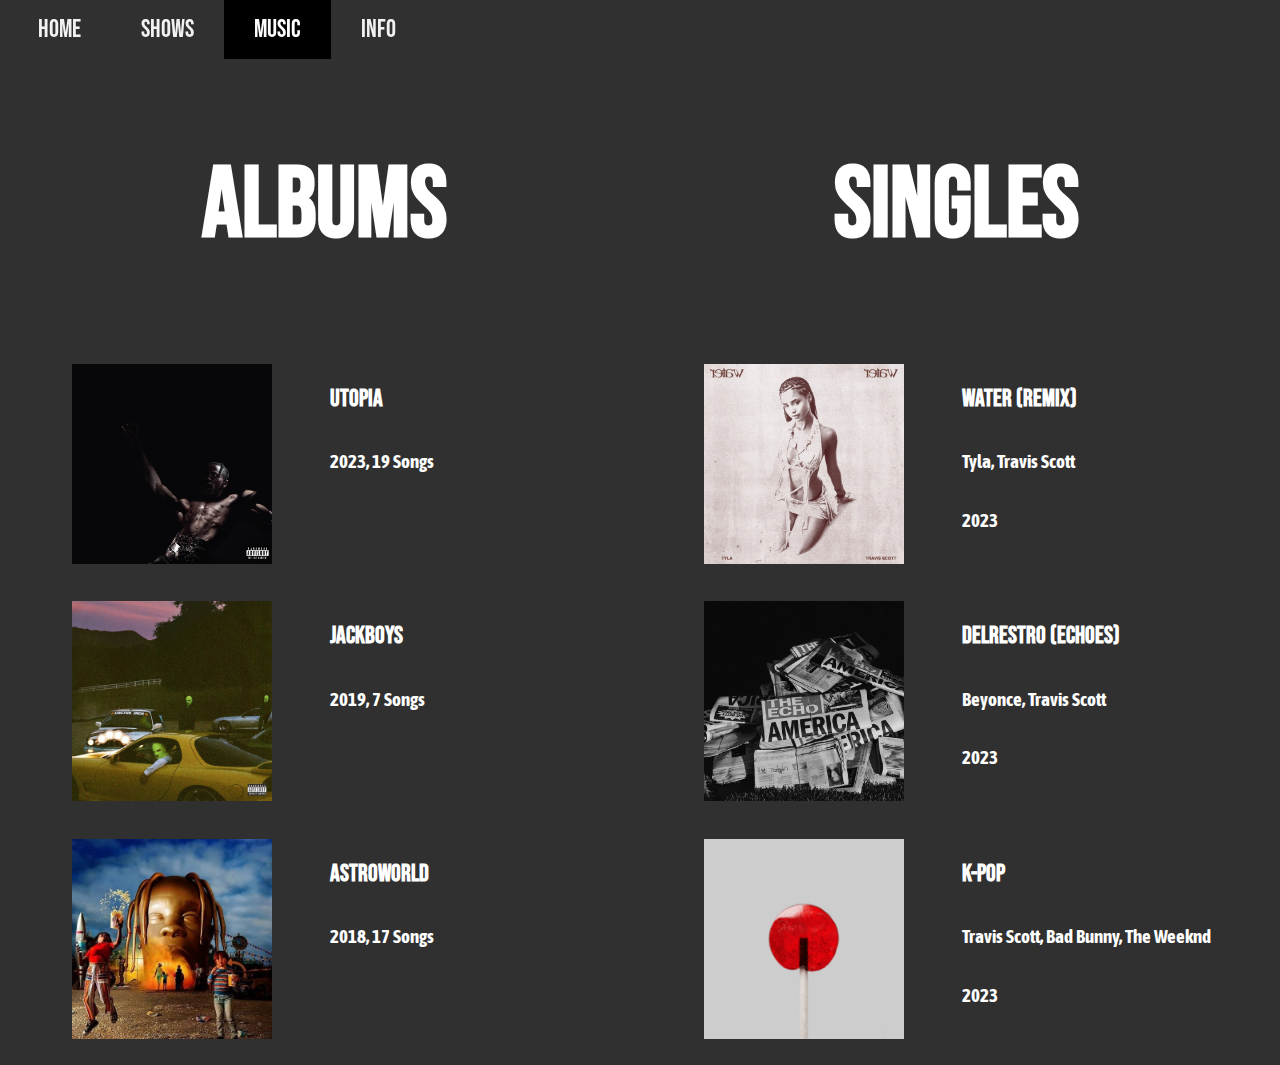
<file: music.html>
<!DOCTYPE html>
<html lang="en">
<head>
    <title>Assignment 1 Website</title>
    <meta charset="utf-8">
    <meta name="viewport" content="width=device-width">
    <link href="style.css" rel="stylesheet" type="text/css">
    <link rel="preconnect" href="https://fonts.googleapis.com">
    <link rel="preconnect" href="https://fonts.gstatic.com" crossorigin>
    <link href="https://fonts.googleapis.com/css2?family=Bebas+Neue&family=Merriweather:wght@300&family=Montserrat&family=Open+Sans&family=Playpen+Sans:wght@200&family=Poppins&display=swap" rel="stylesheet">
    <link rel="preconnect" href="https://fonts.googleapis.com">
    <link rel="preconnect" href="https://fonts.gstatic.com" crossorigin>
    <link href="https://fonts.googleapis.com/css2?family=Asap+Condensed:wght@300&family=Bebas+Neue&family=Merriweather:wght@300&family=Montserrat&family=Open+Sans&family=Playpen+Sans:wght@200&family=Poppins&display=swap" rel="stylesheet">
</head>

<body class="background">
    <nav class="menu">
        <a href="index.html">Home</a>
        <a href="shows.html">Shows</a>
        <a class="active" href="music.html">Music</a>
        <a>Info</a>
    </nav>

    <header class="container">
        <div class="split">
            <h1 class="music-header">Albums</h1>
        </div>
        <div class="split">
            <h1 class="music-header">Singles</h1>
        </div>
    </header>

    <section class="container">
        <div class="split2">
            <div class="split2">
                <img class="album2" src="images/Utopia.webp" alt="UTOPIA">
            </div>
            <div class="split">
                <h2 class="header">UTOPIA</h2>
                <h3 class="text">2023, 19 Songs</h3>
            </div>
        </div>
        <div class="split2">
            <div class="split2">
                <img class="album2" src="images/water.jpg" alt="Water">
            </div>
            <div class="split">
                <h2 class="header">Water (Remix)</h2>
                <h3 class="text">Tyla, Travis Scott</h3>
                <h3 class="text">2023</h3>
            </div>
        </div>
    </section>

    <section class="container">
        <div class="split2">
            <div class="split2">
                <img class="album2" src="images/jackboys.jpg" alt="JACKBOYS">
            </div>
            <div class="split">
                <h2 class="header">JACKBOYS</h2>
                <h3 class="text">2019, 7 Songs</h3>
            </div>
        </div>
        <div class="split2">
            <div class="split2">
                <img class="album2" src="images/delrestro.webp" alt="DELRESTRO">
            </div>
            <div class="split">
                <h2 class="header">DELRESTRO (ECHOES)</h2>
                <h3 class="text">Beyonce, Travis Scott</h3>
                <h3 class="text">2023</h3>
            </div>
        </div>
    </section>
    <section class="container">
        <div class="split2">
            <div class="split2">
                <img class="album2" src="images/astroworld.jpg" alt="ASTROWORLD">
            </div>
            <div class="split">
                <h2 class="header">ASTROWORLD</h2>
                <h3 class="text">2018, 17 Songs</h3>
            </div>
        </div>
        <div class="split2">
            <div class="split2">
                <img class="album2" src="images/kpop.png" alt="K-POP">
            </div>
            <div class="split">
                <h2 class="header">K-POP</h2>
                <h3 class="text">Travis Scott, Bad Bunny, The Weeknd</h3>
                <h3 class="text">2023</h3>
            </div>
        </div>
    </section>
</body>

</html>
</file>
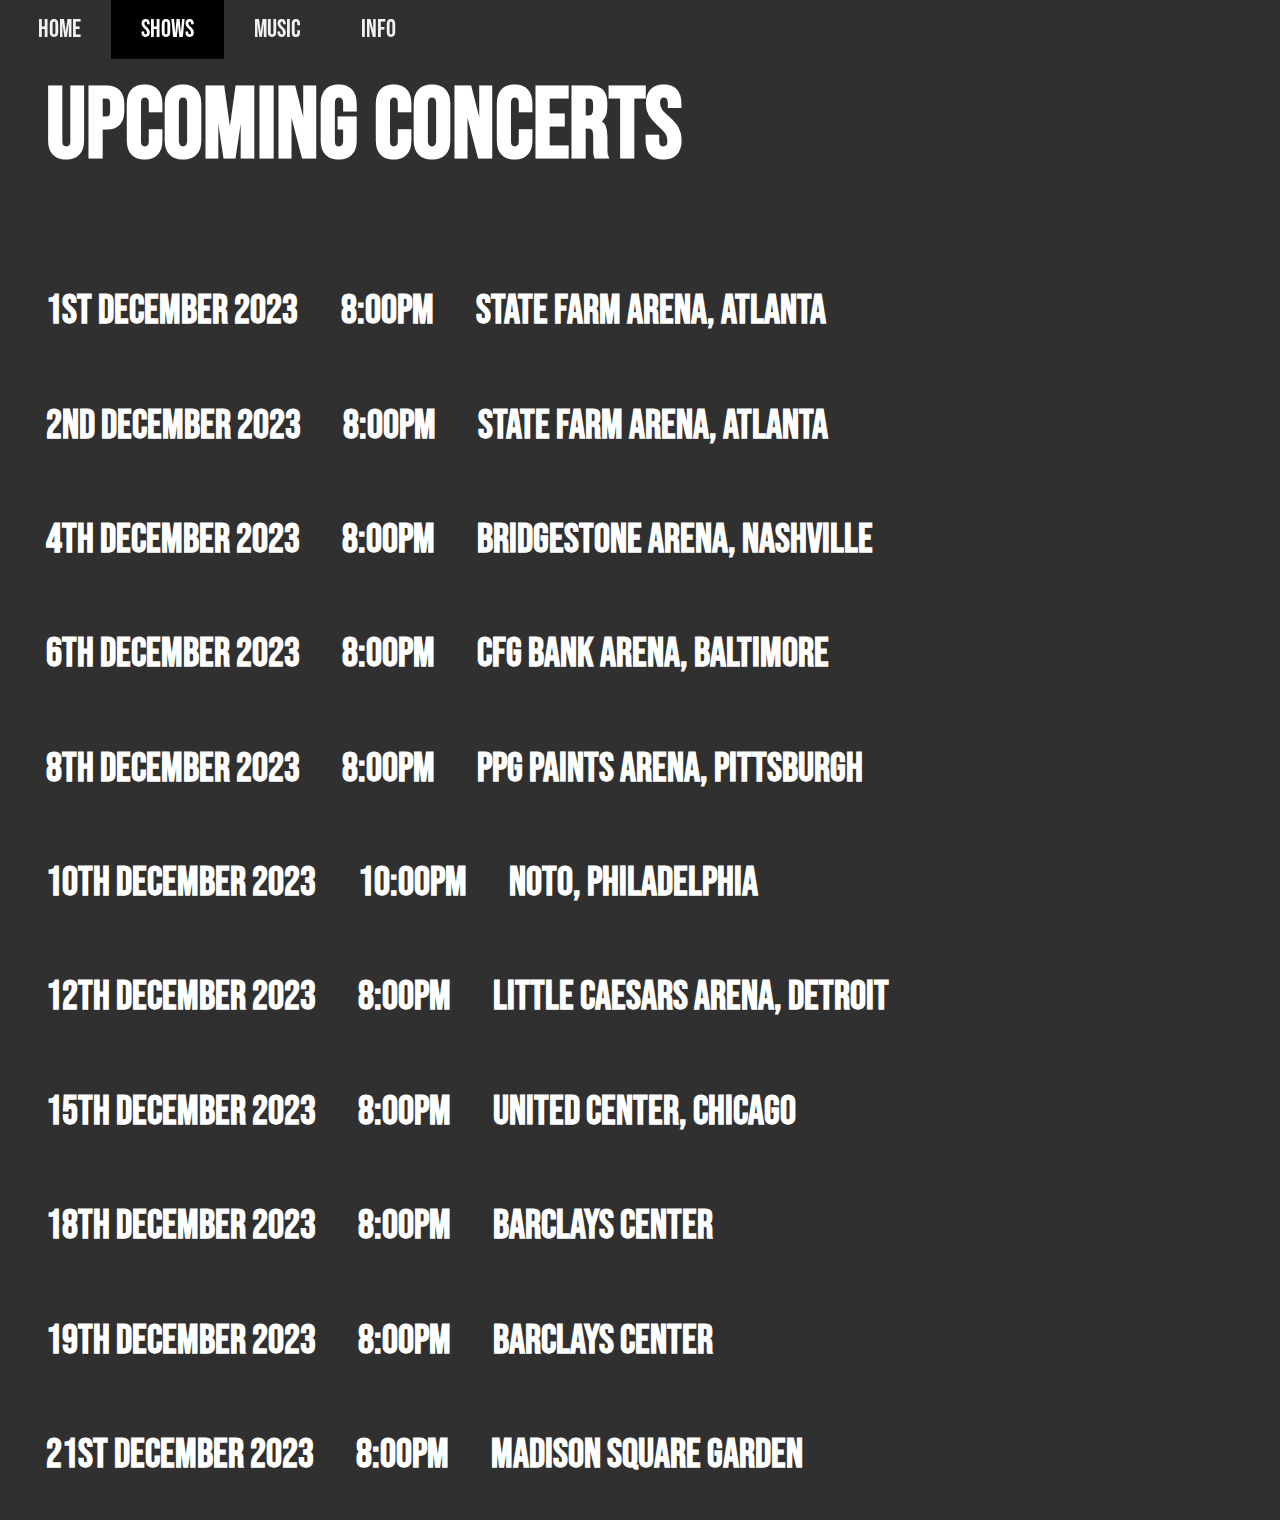
<file: shows.html>
<!DOCTYPE html>
<html lang="en">
<head>
    <title>Assignment 1 Website</title>
    <meta charset="utf-8">
    <meta name="viewport" content="width=device-width">
    <link href="style.css" rel="stylesheet" type="text/css">
    <link rel="preconnect" href="https://fonts.googleapis.com">
    <link rel="preconnect" href="https://fonts.gstatic.com" crossorigin>
    <link href="https://fonts.googleapis.com/css2?family=Bebas+Neue&family=Merriweather:wght@300&family=Montserrat&family=Open+Sans&family=Playpen+Sans:wght@200&family=Poppins&display=swap" rel="stylesheet">
    <link rel="preconnect" href="https://fonts.googleapis.com">
    <link rel="preconnect" href="https://fonts.gstatic.com" crossorigin>
    <link href="https://fonts.googleapis.com/css2?family=Asap+Condensed:wght@300&family=Bebas+Neue&family=Merriweather:wght@300&family=Montserrat&family=Open+Sans&family=Playpen+Sans:wght@200&family=Poppins&display=swap" rel="stylesheet">
</head>

<body class="background">
    <nav class="menu">
        <a href="index.html">Home</a>
        <a class="active" href="shows.html">Shows</a>
        <a href="music.html">Music</a>
        <a>Info</a>
    </nav>

    <h1 class="upcoming">Upcoming Concerts</h1>

    <section>
        <div>
            <h2 class="dates">1st December 2023</h2>
            <h2 class="time">8:00pm</h2>
            <h2 class="location">State Farm Arena, Atlanta</h2>
        </div>
        <div>
            <h2 class="dates">2nd December 2023</h2>
            <h2 class="time">8:00pm</h2>
            <h2 class="location">State Farm Arena, Atlanta</h2>
        </div>
        <div>
            <h2 class="dates">4th December 2023</h2>
            <h2 class="time">8:00pm</h2>
            <h2 class="location">Bridgestone Arena, Nashville</h2>
        </div>
        <div>
            <h2 class="dates">6th December 2023</h2>
            <h2 class="time">8:00pm</h2>
            <h2 class="location">CFG Bank Arena, Baltimore</h2>
        </div>
        <div>
            <h2 class="dates">8th December 2023</h2>
            <h2 class="time">8:00pm</h2>
            <h2 class="location">PPG Paints Arena, Pittsburgh</h2>
        </div>
        <div>
            <h2 class="dates">10th December 2023</h2>
            <h2 class="time">10:00pm</h2>
            <h2 class="location">NOTO, Philadelphia</h2>
        </div>
        <div>
            <h2 class="dates">12th December 2023</h2>
            <h2 class="time">8:00pm</h2>
            <h2 class="location">Little Caesars Arena, Detroit</h2>
        </div>
        <div>
            <h2 class="dates">15th December 2023</h2>
            <h2 class="time">8:00pm</h2>
            <h2 class="location">United Center, Chicago</h2>
        </div>
        <div>
            <h2 class="dates">18th December 2023</h2>
            <h2 class="time">8:00pm</h2>
            <h2 class="location">Barclays Center</h2>
        </div>
        <div>
            <h2 class="dates">19th December 2023</h2>
            <h2 class="time">8:00pm</h2>
            <h2 class="location">Barclays Center</h2>
        </div>
        <div>
            <h2 class="dates">21st December 2023</h2>
            <h2 class="time">8:00pm</h2>
            <h2 class="location">Madison Square Garden</h2>
        </div>
    </section>
</body>

</html>
</file>
<file: style.css>
body {
    animation: fadeInAnimation ease 3s;
    animation-iteration-count: 1;
    animation-fill-mode: forwards;
}
 
@keyframes fadeInAnimation {
    0% {
        opacity: 0;
    }
    100% {
        opacity: 1;
     }
}

.background{
    background-color:rgb(48, 48, 48);
}

.menu{
    overflow: hidden;
    background-color: rgb(48, 48, 48);
    position:fixed;
    top:0;
    width:100%;
    border:#000000;
    border-radius:2px;
    z-index:2;
}

.arena{
    font-size:45px;
    font-family:Bebas Neue;
    color:white;
    font-size:45px;
}

.arena_img{
    width:400px;
    margin-left: auto;
    margin-right: auto;
}
  
.menu a {
    float: left;
    text-align: center;
    font-family:Bebas Neue;
    padding: 14px 30px;
    font-size: 25px;
    color: #f2f2f2;
    text-decoration:none;
}
  
.menu a:hover {
    background-color: #ddd;
    color: black;
}
  
.menu a.active {
    background-color: #000000;
    color: white;
}

#line-height{
    line-height:3px;
}
.concert{
    display:flex;
    padding:1%;
    position:relative;
    flex-grow:1;
    flex-basis:47%;
    flex-direction:column;
    flex-flow:column ;
}

.dates{
    font-family: Bebas Neue;
    font-size:40px;
    color:white;
    margin-right:3%;
    margin-left:3%;
    display:inline-block;
    min-width:20%;
}

.time{
    color:white;
    font-size:40px;
    font-family: Bebas Neue;
    display:inline-block;

}

.location{
    color:white;
    font-size:40px;
    font-family: Bebas Neue;
    display:inline-block;
    margin-left:3%
}

.upcoming{
    margin-left:3%;
}

h1{
    color:white;
    font-size:100px;
    font-family: Bebas Neue;
}

.description{
    color:white;
    position:relative;
    font-family: Bebas Neue;
    text-align:left;
    font-size: 45px;
}
.title{
    color:white;
    font-family: Bebas Neue;
    text-align:center;
}

.header{
    color:white;
    font-family:Bebas Neue;
}

.text{
    color:white;
    font-family:Asap Condensed;
}

h3{
    color:white;
    font-family: Bebas Neue;
}

.album{
    display: block;
    margin-left: auto;
    margin-right: auto;
    width: 50%;
}
.album2{
    width:200px;
    height:200px;
    margin-left: auto;
    margin-right: auto;
}

.text-center{
    text-align:center;
}

.container{
    display:flex;
    width:100%;
    flex-wrap:wrap;
  }

.split{
    display:flex;
    padding:1%;
    position:relative;
    flex-grow:1;
    flex-basis:47%;
    flex-direction:column;
}
.split2{
    display:flex;
    padding:1%;
    position:relative;
    flex-grow:1;
    flex-basis:47%;
    flex-direction:row;
}

.socials{
    display:flex;
    padding:1%;
    position:relative;
    flex-grow:1;
    flex-basis:22%;
    flex-direction:column;
    text-align:center;
    font-family:Asap Condensed;
    background-color:white;
    border-radius:5px;
    text-decoration:none;

}

img{
    max-width:100%;
    height:auto;
    z-index:-1;
}
.music-header{
    text-align:center;
    margin-top:125px;
}

.slideshow {
    display: none;
    align-content:center;
    margin-top:auto;
    margin-bottom:auto;
}
.previous, .next {
    cursor:pointer;
    position:absolute;
    top:50%;
    width:auto;
    margin-top:-22px;
    padding:16px;
    color: white;
    font-weight:bold;
    font-size:18px;
    transition:0.6s ease;
    border-radius:0 3px 3px 0;
    user-select:none;
  }

.next {
right: 0;
border-radius: 3px 0 0 3px;
}
  
.previous:hover, .next:hover {
background-color: rgba(0,0,0,0.8);
}

.fade {
    animation-name: fade;
    animation-duration: 1.5s;
}
  
@keyframes fade {
    from {opacity: .4}
    to {opacity: 1}
}

@media (max-width: 920px) {
    .description{
        color:white;
        position:relative;
        font-family: Bebas Neue;
        text-align:left;
        font-size: 25px;
    }
    .dates{
        font-family: Bebas Neue;
        font-size:20px;
        color:white;
        margin-right:3%;
        margin-left:3%;
        display:inline-block;
    }
    
    .time{
        color:white;
        font-size:20px;
        font-family: Bebas Neue;
        display:inline-block;
    
    }
    
    .location{
        color:white;
        font-size:20px;
        font-family: Bebas Neue;
        display:inline-block;
        margin-left:3%
    }
    .header{
        color:white;
        font-family:Bebas Neue;
        font-size:15px;
    }
    
    .text{
        color:white;
        font-family:Asap Condensed;
        font-size:15px;
    }
    .arena{
        font-size:25px;
    }
    .socials{
        display:flex;
        padding:1%;
        position:relative;
        flex-grow:1;
        flex-basis:22%;
        flex-direction:column;
        text-align:center;

    }
    .album2{
        width:80px;
        height:80px;
        margin-left: auto;
        margin-right: auto;
    }
    .music-header{
        text-align:center;
        font-size:50px;
        margin-top:90px;
    }
}
</file>
